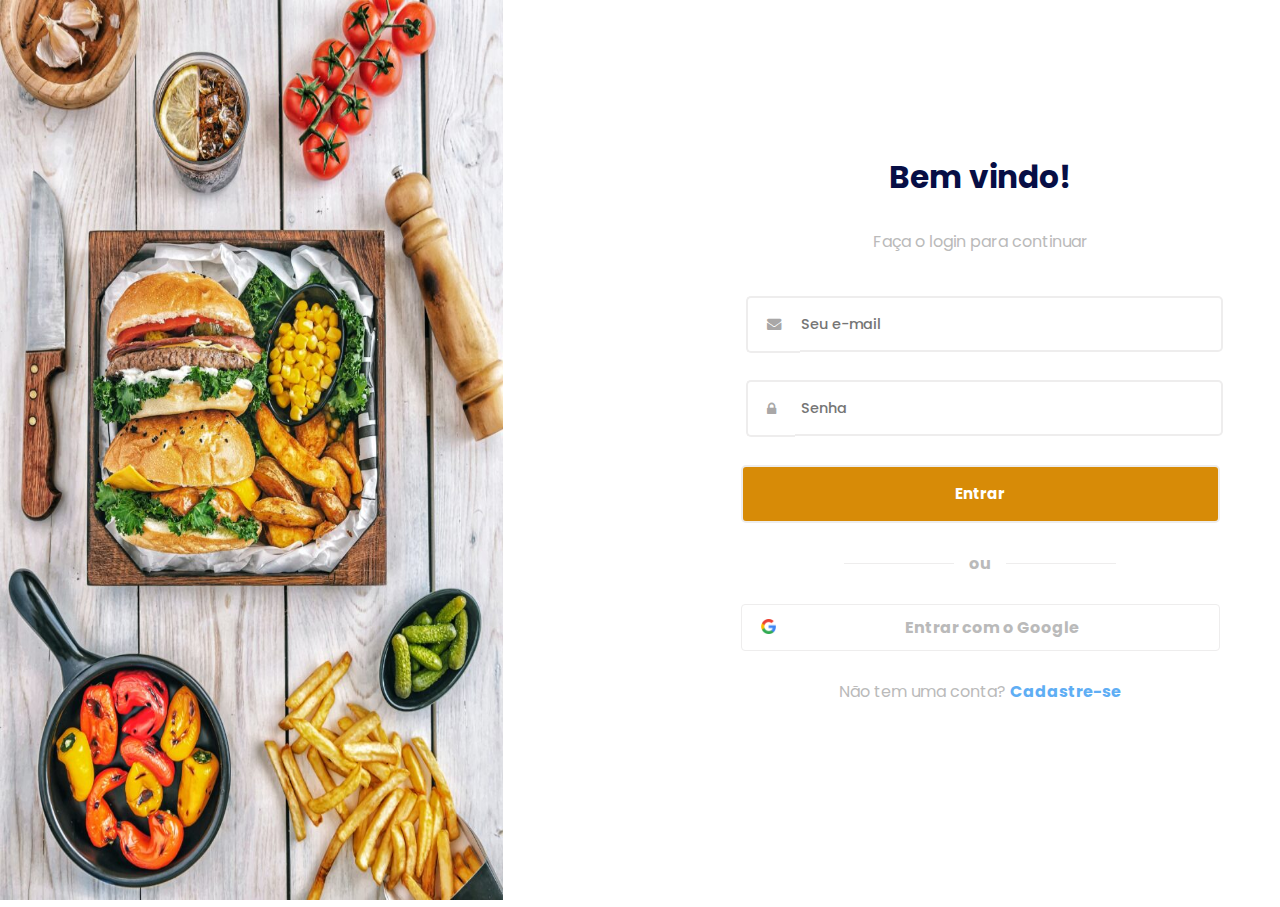
<file: view/index.html>
<!DOCTYPE html>
<html lang="pt-br">
  <head>
    <title>Login - Tegrafood</title>
    <!--Meta tags-->
    <meta charset="utf-8">
    <meta name="viewport" content="width=device-width, initial-scale=1.0">
    <link rel="stylesheet" href="../assets/stylesheets/style.css">
    <!--Common Font Awesome url-->
    <link rel="stylesheet" href="https://cdnjs.cloudflare.com/ajax/libs/font-awesome/4.7.0/css/font-awesome.min.css">
  
    <!--Script use-->
    <script src="../js/index.js"></script>
  
  </head>
  <body>
    <!--Food image section-->
    <section class="imagesec">
    <img id="foodimg" src="../assets/img/foodindex.jpg">
    </section>

    <!--Using article as a container for form element-->
    <article class="containerindex">
        <h2>Bem vindo!</h2>
        <p>Faça o login para continuar</p>
        <form>
            <div class="input-icons"> 
              <i class="fa fa-envelope icon"></i>
           
              <input type="text" name="emaillogin" id="useremaillogin" class="cadlogin" placeholder="Seu e-mail" title="Insira o e-mail cadastrado." maxlength="256" required>
            </div>
            
            <div class="input-icons">
              <i class="fa fa-lock icon"></i>
              <input type="password" name="passwordlogin" id="userpasswordlogin" class="cadlogin" placeholder="Senha" title="Insira sua senha." required>
            </div>
            <input type="button" value="Entrar" class="Enterin" onclick="LevelInfo()"></input>

            <!--Separator-->
            <div class="ruler"><span>ou</span></div>

            <!--Sign up or Google login, using Google OAuth API-->
            <div class="googlelogin" onclick="triedGoogle()">
              <img src="../assets/img/Google_G_logo.png" >
              <a>Entrar com o Google</a>
            </div>
            <div class="notyet">
              <p> Não tem uma conta? <a href = "cad.html">Cadastre-se</a></p>
            </div>
        </form>
        
    </article>
  </body>
</html>
</file>
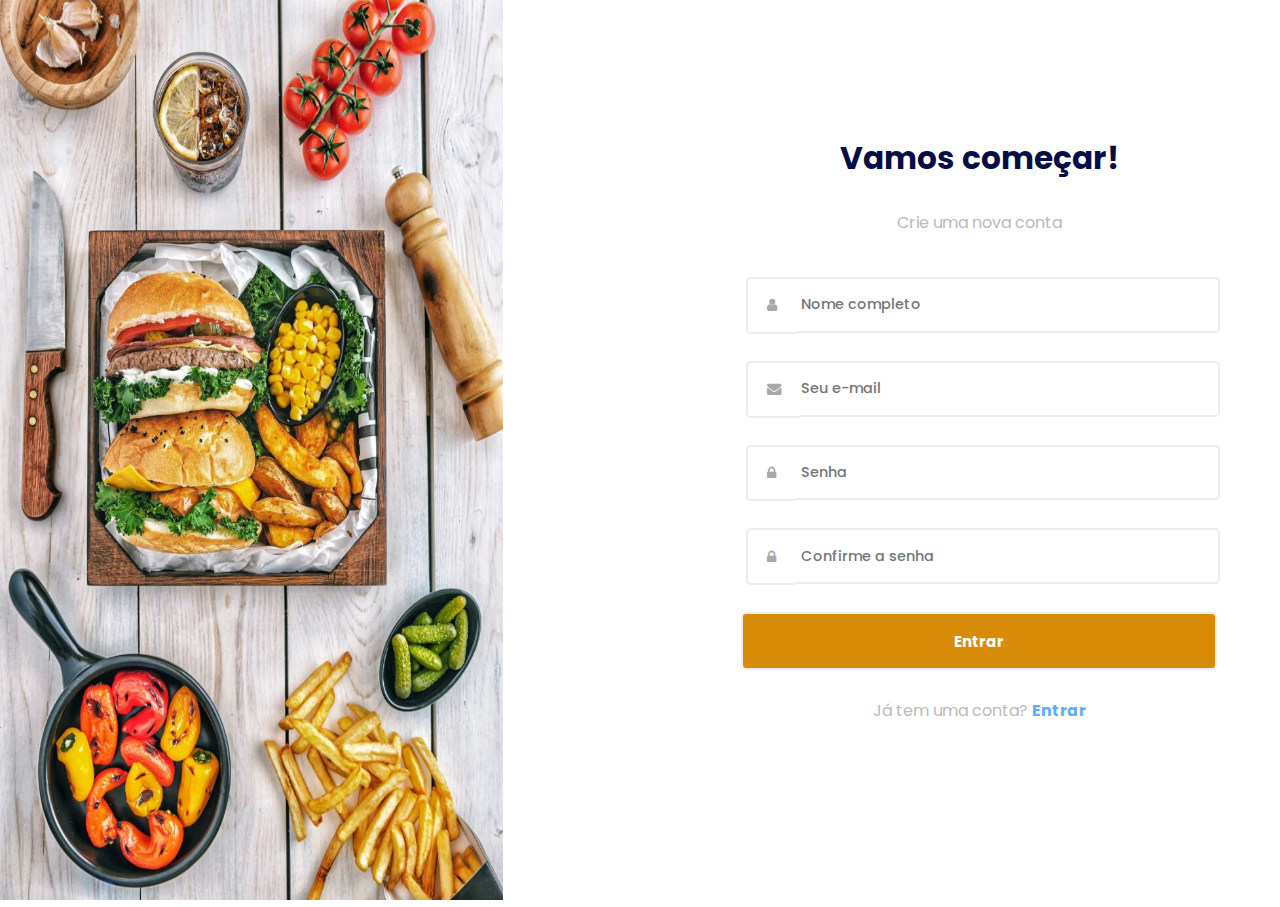
<file: view/cad.html>
<!DOCTYPE html>
<html lang="pt-br">
  <head>
    <title>Cadastro - Tegrafood</title>
    <!--Meta tags-->
    <meta charset="utf-8">
    <meta name="viewport" content="width=device-width, initial-scale=1.0">
    <link rel="stylesheet" href="../assets/stylesheets/style.css">
    <!--Common Font Awesome url-->
    <link rel="stylesheet" href="https://cdnjs.cloudflare.com/ajax/libs/font-awesome/4.7.0/css/font-awesome.min.css">
  
    <!--Script use-->
    <script src="../js/index.js"></script>
  
  </head>
  <body>
    <!--Food image section-->
    <section class="imagesec">
    <img id="foodimg" src="../assets/img/foodindex.jpg">
    </section>

    <!--Using article as a container for form element-->
    <article class="containerindex">
        <h2 id="cadheading">Vamos começar!</h2>
        <p>Crie uma nova conta</p>

        <form id="formulario">
            <div class="input-icons">
                <i class="fa fa-user icon"></i>
                <input type="text" name="nameuser" id="username" class="cadlogin" placeholder="Nome completo" title="Insira seu nome completo." required>
            </div>

            <div class="input-icons">
              <i class="fa fa-envelope icon"></i>
              <input type="text" name="emaillogin" id="useremail" class="cadlogin" placeholder="Seu e-mail" title="Insira um e-mail." maxlength="256" required>
            </div>
            
            <div class="input-icons">
              <i class="fa fa-lock icon"></i>
              <input type="password" name="passwordcad" id="systempassword" class="cadlogin" placeholder="Senha" title="Insira sua senha." required>
            </div>

            <div class="input-icons">
                <i class="fa fa-lock icon"></i>
                <input type="password" name="passwordconfirm" id="confirmpassword" class="cadlogin" placeholder="Confirme a senha" title="Repita a senha anteriormente informada." required>
            </div>

            <input id="CadButton" type="button" value="Entrar" class="Enterin" onclick="Redirecting()"></input>

            <!--Already has an account-->
            <div class="notyet">
              <p> Já tem uma conta? <a href = "index.html">Entrar</a></p>
            </div>
        </form>
        
    </article>
  </body>
</html>
</file>
<file: assets/stylesheets/style.css>
@import url('https://fonts.googleapis.com/css2?family=Poppins:ital,wght@0,100;0,200;0,300;0,700;0,800;1,100;1,200;1,300;1,700;1,800&display=swap');

/*Common CSS*/
*{
    padding:0;
    margin: 0;
    box-sizing: border-box;
    font-family: 'Poppins', sans-serif;
    text-decoration: none;
}

body{
    width: 100%;
    min-height: 100vh;
    margin: 0;
    padding: 0;
    display: flex;
    overflow: hidden;
    background-color: #FFFFFF;
  
}



/*Subscription and login pages*/
.imagesec{
   float:left;
   margin: 0 15px 0 0 ;
}

#foodimg{
    height: 100%;
    width: 65.5%;
}

.containerindex {
    display: flex;
    justify-content: center;
    text-align: center;
    flex-direction: column;
}

.containerindex p{
    color:#BABABA;
    margin-bottom: 15%;
    margin-left: 15%;
    margin-right: -25%;
    cursor: default;
   
}

.containerindex h2{
    margin-left: 15%;
    margin-right: -25%;
    cursor: default;
    margin-bottom: 10%;
    color:#070e45;
    font-size: 195%;
   
}

/*Default form*/
form{
    display: flex;
    flex-direction: column;
}

form input{
    border-radius: 5px;
    border: 2px solid #EEEDED;
    font-size: 90%;
    padding: 5.5%;
    margin-bottom: 10%;
    width: 170%;
    margin-left: -15%;
    outline: none;
    caret-color: #A9A7A7;
    color: #232323;
   
}

input::placeholder{
    font-weight: 500;
}

.Enterin{
    color: #FFFFFF;
    font-weight: bolder;
    text-align: center;
    background-color: #D78B07;
    font-size: 94%;
    cursor: pointer;
}

/*Divider*/

.ruler {
    margin-left: 15%;
    margin-right: -25%;
    cursor: default;
    color: #BABABA;
    font-weight: bold;
    display: block;
    text-align: center;
    overflow: hidden;
    white-space: nowrap; 
}

.ruler > span{
    position: relative;
    display: inline-block;
}

.ruler> span:before, .ruler > span:after {
    content: "";
    position: absolute;
    top: 50%;
    width: 500%;
    height: 1%;
    background: #EEEDED;
}

.ruler > span:before {
    right: 100%;
    margin-right: 15px;
}

.ruler > span:after {
    left: 100%;
    margin-left: 15px;
}

/*Google button and subscription*/

.googlelogin img{
    height: 15px;
    float: left;
    margin-top: 1%;
    margin-left: 2%;
    
}

.googlelogin{
    margin-top: 10%;
    border: 1px solid #EEEDED;
    padding: 3.5%;
    margin-bottom: 10%;
    width: 170%;
    margin-left: -15%;
    border-radius: 4px;
    cursor:pointer;

    
}

.googlelogin a{

    color: #BABABA;
    font-weight: bolder;
}

p a{
    font-weight: bolder;
    color: #5FAEF4;
}

/*Icons next to input field*/

.input-icons input{
    margin-left: 1%;
    border-left: none;
    width: 155%;
    border-top-left-radius: 0px;
    border-bottom-left-radius: 0px;
}
 
.input-icons i{
    border-radius: 5px;
    border: 2px solid #EEEDED;
    border-right: none;
    font-size: 90%;
    padding: 1.24%;
    position: absolute;
    border-top-right-radius: 0px;
    border-bottom-right-radius: 0px;
}

.icon {
    padding: 10px;
    color: #A9A7A7;
    font-size: 250%;
    text-align: center;
    margin-left: -2.9%;
    background-color: #FFFFFF;
}

/*Responsive design with media query*/

/*Subscription and login pages*/

@media(max-width: 650px){
   
  body{
    justify-content: center;
    width: 100%;
  }

    .imagesec{
        display: none;
    }

    .input-icons i{
        display: none;
    }

    .input-icons input{
        font-size: 71%;
       
        border: 2px solid#EEEDED;
        border-top-left-radius: 5px;
        border-bottom-left-radius: 5px;
    }

    .icon{
        display: none;
    }

    .containerindex{
        width: 100%;
        height: auto;
    }

    .containerindex h2{
        margin-left: 5%;
        font-size: 151%;
        margin-bottom: 3%;
        margin-top: 5%;
    }

    .containerindex p{
        margin-left: 5%;
        font-size: 15px;
        margin-bottom: 4%;
    }

    .Enterin{
        font-size: 95%;
        width: 120%;
    }

    form{
        width: 100%;
    }

    .notyet p{
        display: flex;
        flex-direction: column;
        margin-left: 15%;
    }

    .googlelogin a{
        font-size: 85%;
        
    }

    .googlelogin img{
        height: 20px;
    }

}

@media(max-width: 950px){
    body{
        overflow: hidden;
        position: fixed;
    }
   
    /*Login and subscrition pages*/
    .imagesec{
        float:left;
        margin: 0 15px 0 0 ;
        width: 55%;
        
    }
     
    #foodimg{
        height: 100%;
        width: 95.5%;
    }

    .input-icons i{
        display: none;
    }

    .icon{
        display: none;
    }

    .containerindex{
        width: 40%;
    }

    .containerindex p {
        margin-right: 10%;
        font-size: 13px;
        margin-bottom: 8%;
    }

    .containerindex h2{
        margin-bottom: 4%;
        margin-right: 9%;
        
    }

    #cadheading{
        font-size: 164%;
    }
    
    form{
        margin-left: -10%;
    }

    .googlelogin{
        margin-left: 18%;
        font-size: 95%;
        width: 75%;
        margin-bottom: 8%;
    }
    .notyet{
        display: flex;
        flex-direction: column;
        margin-left: 4%;
    }

    p{
        font-size: 14px;
    }

    .Enterin{
        width: 75%;
        margin-left: 18%;
        font-size: 95%;
        margin-bottom: 4%;
    }

    .ruler{
        margin-right: 5%;
    }

    .input-icons input{
        margin-right: 1%;
        margin-left: 10%;
        width: 90%;
        border: 2px solid#EEEDED;
        border-top-left-radius: 5px;
        border-bottom-left-radius: 5px;
    }
}

@media(max-width: 1463px){
    .input-icons i{
        padding: 1.5%;
    }
}
</file>
